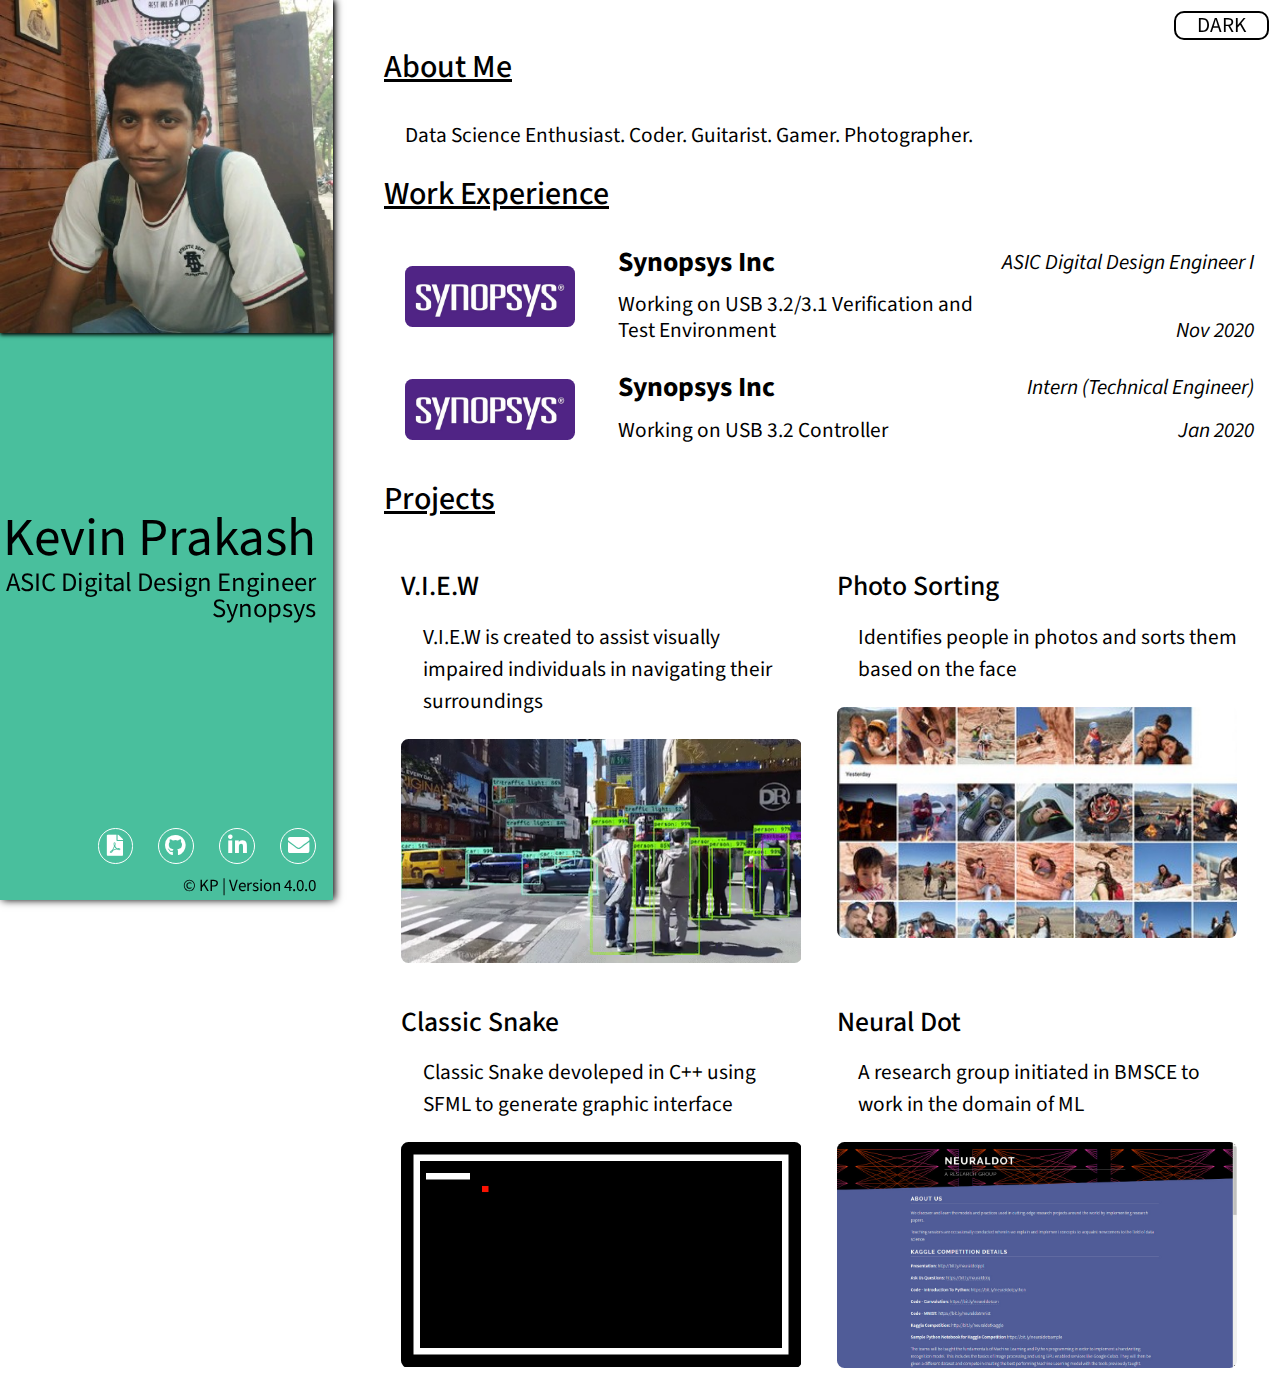
<file: index.html>
<!DOCTYPE HTML>
<html>
	<head>
		<title>Kevin Prakash</title>
		<meta charset="utf-8" />
		<meta name="viewport" content="width=device-width height = device-width, initial-scale=1, user-scalable=yes" />
		<link rel="stylesheet" href="assets/css/main.css" />
		<link rel="icon" type="image/png" href="images/favicon.png" sizes="64x64" />
		<link rel=”apple-touch-icon” href=”images/favicon.pngg” />
		<meta name="Description" content="Personal Website">
		<meta name="application-name" content="&nbsp;"/>
		<meta name="msapplication-TileColor" content="#FFFFFF" />
		<meta name="msapplication-TileImage" content="images/mstile-144x144.png" />
		<meta name="apple-mobile-web-app-status-bar-style" content="#000000">
		<meta name="theme-color" content="#000000">
		<!-- Global site tag (gtag.js) - Google Analytics -->
		<script async src="https://www.googletagmanager.com/gtag/js?id=UA-137964980-1"></script>
		<script>
			window.dataLayer = window.dataLayer || [];
			function gtag(){dataLayer.push(arguments);}
			gtag("js", new Date());

			gtag("config", "UA-137964980-1");
		</script>

	</head>
	<body class="is-preload">

		<!-- Header -->
			<header id="header">
				<img src="images/Profile-pic.jpg" class ="profile-pic" alt="Kevin Prakash" />
				<div id="header-top">
					<h1><strong>Kevin Prakash</strong>
						<div id="only-comp" style="font-size: 50%; line-height: 100%">ASIC Digital Design Engineer</br> Synopsys</div></h1>
				</div>
				<!-- Shown only screens with width greater than 640px-->
				<div id="header-bottom">
					<ul class="icons">
						<li><a href="files/resume.pdf" target="_blank" class="icon"><i class="fas fa-file-pdf"></i> </a></li>
						<li><a href="https://github.com/KevinPrakash" target="_blank" class="icon"><i class="fab fa-github"></i></a></li>
						<li><a href="https://www.linkedin.com/in/kevin-prakash-4469b0175/" target="_blank" class="icon"><i class="fab fa-linkedin-in"></i></a></li>
						<li><a href="mailto:kevinprakash30@gmail.com" target="_blank" class="icon"><i class="fas fa-envelope"></i></a></li>
					</ul>
					<div class="copyright">
						<a href="https://github.com/KevinPrakash/kevinprakash.github.io" target="_blank"><version>&copy; KP | Version 4.0.0</version></a>
					</div>
				</div>
			</header>

		<!-- Main -->
			<div id="main">
				<!-- One -->
					<section id="one">
						<h2>About Me</h2>
						<p>Data Science Enthusiast. Coder. Guitarist. Gamer. Photographer. </p> 
					</section>
					<!-- Seperate Work Experience column for large screens and small screens (change in table format) -->
					<section id="only-comp">
						<h2><a href="https://www.linkedin.com/in/kevin-prakash-4469b0175/" target="_blank">Work Experience</a></h2>
						<table>
							<tr>
							  <th class="logo" rowspan="2"><a href="https://www.synopsys.com/" target="_blank"><img src="images/synopsys.jpg" alt="Synopsys"/></a></th>
							  <th class="company-name">										
									Synopsys Inc
								</th>
							  <th class="role"><span id="role-hide">ASIC</span> Digital Design <span id="role-hide">Engineer</span> <span id="role-hide">I</span></th>
							</tr>
							<tr>
								<th class="details">Working on USB 3.2/3.1 Verification and Test Environment</th>
								<th class="doj">Nov 2020</th>
							</tr>
						</table>
							<table>
								<tr>
								  <th class="logo" rowspan="2"><a href="https://www.synopsys.com/" target="_blank"><img src="images/synopsys.jpg" alt="Synopsys"/></a></th>
								  <th class="company-name">										
										Synopsys Inc
									</th>
								  <th class="role">Intern <span id="role-hide">(Technical Engineer)</span></th>
								</tr>
								<tr>
									<th class="details">Working on USB 3.2 Controller</th>
									<th class="doj">Jan 2020</th>
								</tr>
							</table>
					</section>
					<section id="only-phone">
							<h2><a href="https://www.linkedin.com/in/kevin-prakash-4469b0175/" target="_blank">Work Experience</a></h2>
								<table>
									<tr><td class="logo-phone"><a href="https://www.synopsys.com/" target="_blank"><img src="images/synopsys.jpg" alt="Synopsys"/></a></td></tr>
									<tr><td class="company-name-phone">Synopsys Inc</td></tr>
									<tr><td class="role-phone">ASIC Digital Design Engineer I</td></tr>
									<tr><td class="doj-phone">Nov 2020</td></tr>
									<tr><td class="details-phone">Working on USB 3.2/3.1 Verification and Test Environment</td></tr>
								</table>
								<table>
									<tr><td class="logo-phone"><a href="https://www.synopsys.com/" target="_blank"><img src="images/synopsys.jpg" alt="Synopsys"/></a></td></tr>
									<tr><td class="company-name-phone">Synopsys Inc</td></tr>
									<tr><td class="role-phone">Intern (Technical Engineer)</td></tr>
									<tr><td class="doj-phone">Jan 2020</td></tr>
									<tr><td class="details-phone">Working on USB 3.2 Controller</td></tr>
								</table>
						</section>
		
					<!-- Two -->
					
					<section id="three">
						<h2><a href="https://github.com/KevinPrakash/" target="_blank">Projects</a></h2>
						<div class="row">
							<article class="col work-item">
									<h3><a href="https://github.com/KevinPrakash/V.I.E.W" target="_blank">V.I.E.W </a></h3>								
									<p>V.I.E.W is created to assist visually impaired individuals in navigating their surroundings</p>
									<a href="https://github.com/KevinPrakash/V.I.E.W" target="_blank" class="image fit thumb"><video class = "vid" width="100%" height="auto" autoplay loop muted playsinline>
										<source src="images/p_4.mp4" type="video/mp4">
										</video></a>
								</article>
							<article class="col work-item">
								<h3><a href="https://github.com/KevinPrakash/Photo-Sort" target="_blank">Photo Sorting</a></h3>								
								<p>Identifies people in photos and sorts them based on the face </p>
								<a href="https://github.com/KevinPrakash/Photo-Sort" target="_blank" class="image fit thumb"><img src="images/p_2.jpg" alt="Photo-Sort" /></a>
							</article>
							<article class="col work-item">
								<h3><a href="https://github.com/KevinPrakash/Snake-graphical" target="_blank">Classic Snake</a></h3>								
								<p>Classic Snake devoleped in C++ using SFML to generate graphic interface </p>
								<a href="https://github.com/KevinPrakash/Snake-graphical" target="_blank" class="image fit thumb"><video class = "vid" width="100%" height="auto" autoplay loop muted playsinline>
									<source src="images/p_3.mp4" type="video/mp4">
								  </video></a>
							</article>
							<article class="col work-item">
									<h3><a href="https://neuraldot.github.io/" target="_blank">Neural Dot</a></h3>
									<p>A research group initiated in BMSCE to work in the domain of ML</p>
									<a href="https://neuraldot.github.io/" target="_blank" class="image fit thumb"><img src="images/p_1.jpg" alt="Neural Dot" /></a>
								</article>
						</div>
					</section>
				</div>
			<!-- This section is seen only on small screen devices -->
			<footer id="footer">
					<ul class="icons">
						<li><a href="files/resume.pdf" target="_blank" class="icon"><i class="fas fa-file-pdf"></i> </a></li>
						<li><a href="https://github.com/KevinPrakash" target="_blank" class="icon"><i class="fab fa-github"></i></a></li>
						<li><a href="https://www.linkedin.com/in/kevin-prakash-4469b0175/" target="_blank" class="icon"><i class="fab fa-linkedin-in"></i></a></li>
						<li><a href="mailto:kevinprakash30@gmail.com" target="_blank" class="icon"><i class="fas fa-envelope"></i></a></li>
					</ul>
					<div class="copyright">
						<a href="https://github.com/KevinPrakash/kevinprakash.github.io" target="_blank"><version>&copy; KP | Version 4.0.0</version> </a>
					</div>
			</footer>
			<div id ="button" class="button">
				DARK
			</div>

		<!-- Scripts -->
			<script src="assets/js/jquery.min.js"></script>
			<script src="assets/js/browser.min.js"></script>
			<script src="assets/js/breakpoints.min.js"></script>
			<script src="assets/js/util.js"></script>
			<script src="assets/js/main.js"></script>

	</body>
</html>
</file>
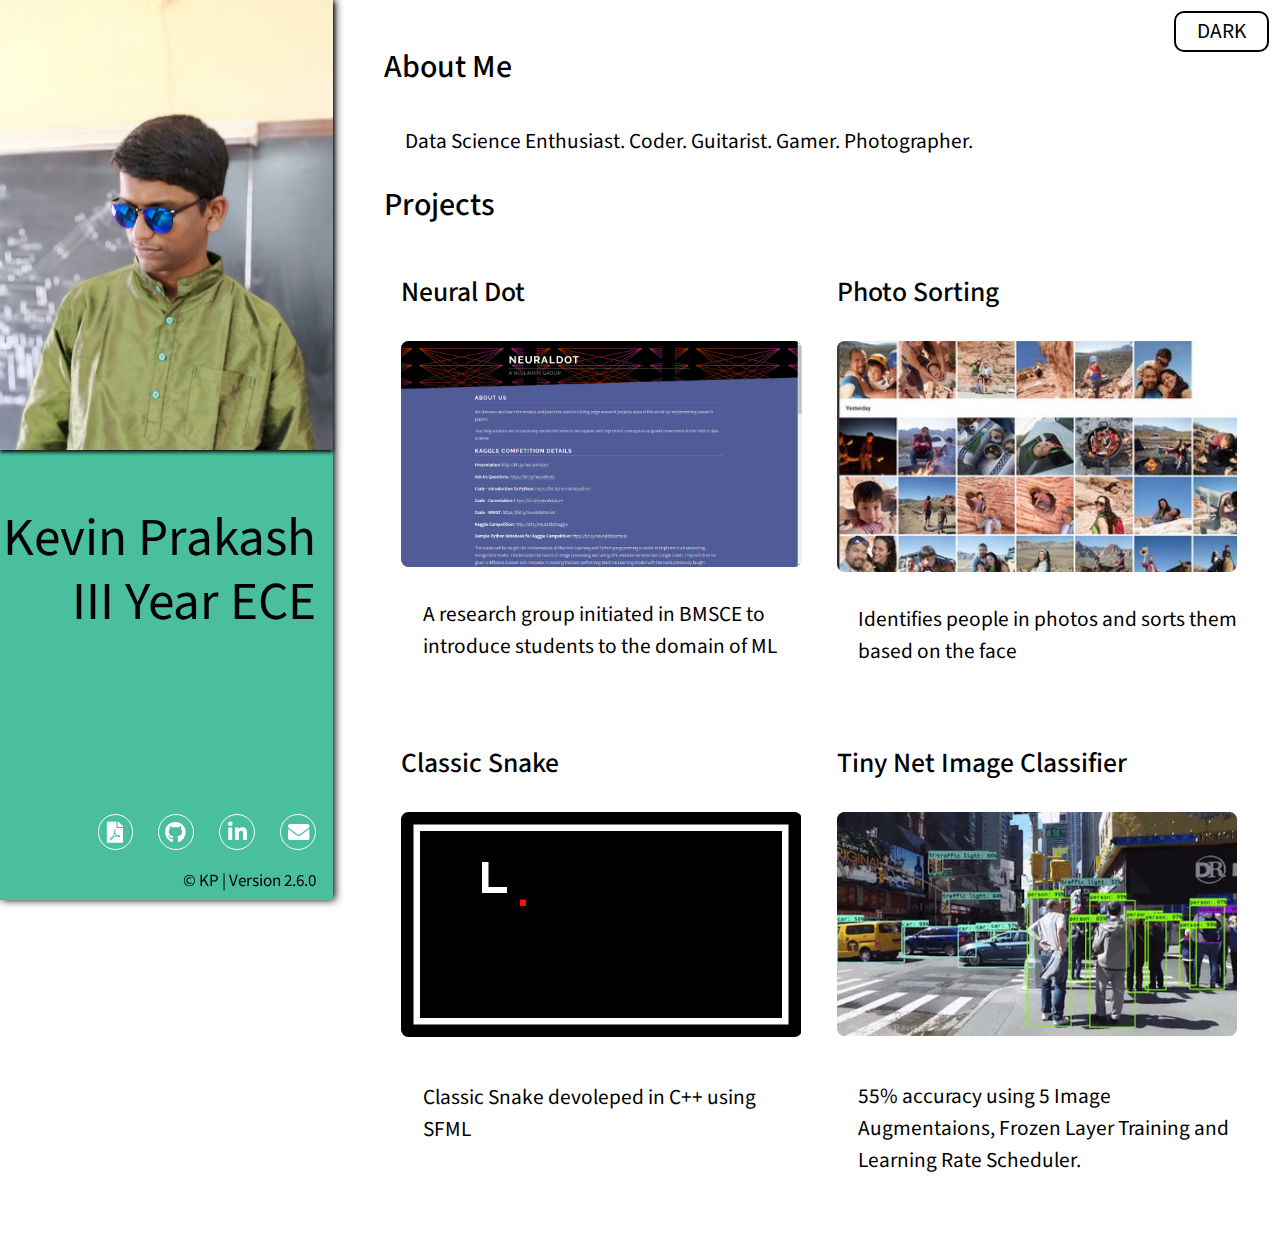
<file: test/index.html>
<!DOCTYPE HTML>
<html>
	<head>
		<title>Kevin Prakash</title>
		<meta charset="utf-8" />
		<meta name="viewport" content="width=device-width height = device-width, initial-scale=1, user-scalable=yes" />
		<link rel="stylesheet" href="assets/css/main.css" />
		<link rel="icon" type="image/png" href="images/favicon.png" sizes="64x64" />
		<link rel=”apple-touch-icon” href=”images/favicon.pngg” />
		<meta name="Description" content="Personal Website">
		<meta name="application-name" content="&nbsp;"/>
		<meta name="msapplication-TileColor" content="#FFFFFF" />
		<meta name="msapplication-TileImage" content="images/mstile-144x144.png" />
		<meta name="apple-mobile-web-app-status-bar-style" content="#000000">
		<meta name="theme-color" content="#000000">
		<!-- Global site tag (gtag.js) - Google Analytics -->
		<script async src="https://www.googletagmanager.com/gtag/js?id=UA-137964980-1"></script>
		<script>
			window.dataLayer = window.dataLayer || [];
			function gtag(){dataLayer.push(arguments);}
			gtag("js", new Date());

			gtag("config", "UA-137964980-1");
		</script>

	</head>
	<body class="is-preload">

		<!-- Header -->
			<header id="header">
				<img src="images/Profile-pic.jpg" class ="profile-pic" alt="Kevin Prakash" />
				<div id="header-top">
					<h1><strong>Kevin Prakash</strong>
						<div id="only-comp">III Year</br> ECE</div></h1>
				</div>
				<div id="header-bottom">
					<ul class="icons">
						<li><a href="files/resume.pdf" target="_blank" class="icon"><i class="fas fa-file-pdf"></i> </a></li>
						<li><a href="https://github.com/KevinPrakash" target="_blank" class="icon"><i class="fab fa-github"></i></a></li>
						<li><a href="https://www.linkedin.com/in/kevin-prakash-4469b0175/" target="_blank" class="icon"><i class="fab fa-linkedin-in"></i></a></li>
						<li><a href="mailto:kevinprakash30@gmail.com" target="_blank" class="icon"><i class="fas fa-envelope"></i></a></li>
					</ul>
					<div class="copyright">
						&copy; KP | Version 2.6.0
					</div>
				</div>
			</header>

		<!-- Main -->
			<div id="main">
				<!-- One -->
					<section id="one">
						<h2>About Me</h2>
						<p>Data Science Enthusiast. Coder. Guitarist. Gamer. Photographer. </p> 
						<!-- <p>Looking for an internship</p> -->
					</section>
		
					<!-- Two -->
					
					<section id="two">
						<h2>Projects</h2>
						<div class="row">
							<article class="col work-item">
								<h3>Neural Dot</h3>
								<a href="https://neuraldot.github.io/" target="_blank" class="image fit thumb"><img src="images/p_1.jpg" alt="Neural Dot" /></a>
								<p>A research group initiated in BMSCE to introduce students to the domain of ML</p>
							</article>
							<article class="col work-item">
								<h3>Photo Sorting</h3>
								<a href="https://github.com/KevinPrakash/Photo-Sort" target="_blank" class="image fit thumb"><img src="images/p_2.jpg" alt="Photo-Sort" /></a>
								<p>Identifies people in photos and sorts them based on the face </p>
							</article>
							<article class="col work-item">
								<h3>Classic Snake</h3>
								<a href="https://github.com/KevinPrakash/Snake-graphical" target="_blank" class="image fit thumb"><video class = "vid" width="100%" height="auto" autoplay loop muted playsinline>
									<source src="images/p_3.mp4" type="video/mp4">
								  </video></a>
								<p>Classic Snake devoleped in C++ using SFML</p>
							</article>
							<article class="col work-item">
								<h3>Tiny Net Image Classifier</h3>
								<a href="https://github.com/KevinPrakash/TinyImageNet" target="_blank" class="image fit thumb"><video class = "vid" width="100%" height="auto" autoplay loop muted playsinline>
									<source src="images/p_4.mp4" type="video/mp4">
								  </video></a>
								<p>55% accuracy using 5 Image Augmentaions, Frozen Layer Training and Learning Rate Scheduler.</p>
							</article>
						</div>
					</section>
				</div>
				
			<footer id="footer">
					<ul class="icons">
						<li><a href="files/resume.pdf" target="_blank" class="icon"><i class="fas fa-file-pdf"></i> </a></li>
						<li><a href="https://github.com/KevinPrakash" target="_blank" class="icon"><i class="fab fa-github"></i></a></li>
						<li><a href="https://www.linkedin.com/in/kevin-prakash-4469b0175/" target="_blank" class="icon"><i class="fab fa-linkedin-in"></i></a></li>
						<li><a href="mailto:kevinprakash30@gmail.com" target="_blank" class="icon"><i class="fas fa-envelope"></i></a></li>
					</ul>
					<div class="copyright">
						&copy; KP | Version 2.6.0
					</div>
			</footer>
			<div id ="button" class="button">
				DARK
			</div>

		<!-- Scripts -->
			<script src="assets/js/jquery.min.js"></script>
			<script src="assets/js/browser.min.js"></script>
			<script src="assets/js/breakpoints.min.js"></script>
			<script src="assets/js/util.js"></script>
			<script src="assets/js/main.js"></script>

	</body>
</html>
</file>
<file: assets/css/main.css>
@import url("all.css");
@import url("https://fonts.googleapis.com/css?family=Source+Sans+Pro:400,400italic");

html, body, div, span, applet, object,
iframe, h1, h2, h3, h4, h5, h6, p, blockquote,
pre, a, abbr, acronym, address, big, cite,
code, del, dfn, em, img, ins, kbd, q, s, samp,
small, strike, strong, sub, sup, tt, var, b,
u, i, center, dl, dt, dd, ol, ul, li, fieldset,
form, label, legend, table, caption, tbody,
tfoot, thead, tr, th, td, article, aside,
canvas, details, embed, figure, figcaption,
footer, header, hgroup, menu, nav, output, ruby,
section, summary, time, mark, audio, video {
	margin: 0;
	padding: 0;
	border: 0;
	font-size: 100%;
	font: inherit;
	vertical-align: baseline;
}

article, aside, details, figcaption, figure,
footer, header, hgroup, menu, nav, section {
	display: block;
}

body {
	line-height: 1;
}

ol, ul {
	list-style: none;
}


body {
	-webkit-text-size-adjust: none;
}

input, select, textarea {
	-moz-appearance: none;
	-webkit-appearance: none;
	-ms-appearance: none;
	appearance: none;
}
html {
	box-sizing: border-box;
}

*, *:before, *:after {
	box-sizing: inherit;
}

body {
	background: #ffffff;   
}

	body.is-preload *, body.is-preload *:before, body.is-preload *:after {
		-moz-animation: none !important;
		-webkit-animation: none !important;
		-ms-animation: none !important;
		animation: none !important;
		-moz-transition: none !important;
		-webkit-transition: none !important;
		-ms-transition: none !important;
		transition: none !important;
	}

body, input, select, textarea {
	color: #000000;
	font-family: "Source Sans Pro", Helvetica, sans-serif;
	font-size: 16pt;
	font-weight: 400;
	line-height: 120%;
}
a {
	-moz-transition: color 0.2s ease-in-out, border-color 0.2s ease-in-out;
	-webkit-transition: color 0.2s ease-in-out, border-color 0.2s ease-in-out;
	-ms-transition: color 0.2s ease-in-out, border-color 0.2s ease-in-out;
	transition: color 0.2s ease-in-out, border-color 0.2s ease-in-out;
	text-decoration: none;
	color: #ffffff;

}

	a:hover {
		border-bottom-color: transparent;
		color: #49bf9d !important;
		text-decoration: none;
	}
	#header a:hover {
		border-bottom-color: transparent;
		color: #000000 !important;
		text-decoration: none;
	}

strong, b {
	line-height:1em;
	font-weight: 400;
}

em, i {
	font-style: italic;
}

p {
	margin: 0 0 2em 0;
}

h1, h2, h3, h4, h5, h6 {
	font-weight: 400;
	line-height: 1em;
	margin: 0 0 1em 0;
}

	h1 a, h2 a, h3 a, h4 a, h5 a, h6 a {
		color: inherit;
		text-decoration: none;
	}

h1 {
	font-size: 2.5em;
	line-height: 1.2em;
}

h2 {
	font-size: 1.5em;
	line-height: 1.5em;
	padding-left: 1em;
	text-decoration: underline;
	text-decoration-line: underline;
}

h3 {
	font-size: 1.25em;
	line-height: 1.5em;
}

h4 {
	font-size: 1.1em;
	line-height: 1.5em;
}

h5 {
	font-size: 0.9em;
	line-height: 1.5em;
}

h6 {
	font-size: 0.7em;
	line-height: 1.5em;
}

#footer{
	display : none;
}

#header {
	position: fixed;
	box-sizing: border-box;
	width: 26%;
	height:100%;
	top: 0;
	left: 0;
	background-color: #49bf9d;
	display: -moz-flex;
	display: -webkit-flex;
	display: -ms-flex;
	-moz-flex-direction: column;
	-webkit-flex-direction: column;
	-ms-flex-direction: column;
	flex-direction: column;
	-moz-align-items: -moz-flex-end;
	-webkit-align-items: -webkit-flex-end;
	-ms-align-items: -ms-flex-end;
	align-items: flex-end;
	-moz-justify-content: space-between;
	-webkit-justify-content: space-between;
	-ms-justify-content: space-between;
	justify-content: space-between;
	align-content: flex-end;
	box-shadow: 2px 0 8px #000000;
}
/*br{
	display: none;
}*/

.profile-pic{
	padding:0;
	margin:0;
	top:0;
	max-width:100%;
	max-height:50%;
	width:100%;
	object-fit: cover;
	height: auto;
	box-shadow: 0 2px 4px #000000;
	z-index: -1;
}

#header-top{
	position: absolute;
	top:55%;
	right:0;
	margin:0.5em 0 0 0;
	padding: 0 5% 0 0; 
	text-align:right;
}
#header-bottom{
	position: absolute;
	bottom:0;
	margin:0.5em 0 0 0;
	padding: 0 5% 0 0;
	text-align:right;
}
#header h2{
	padding:0;
	margin:0;
}

.copyright {
	font-size: 0.8em;
	color:#000000;
}

#main{
	position: absolute;
	margin: 2em 2% 0 30%;
}
#main p{
	margin:0;
	padding: 0 0 1em 1em;
}
#main h2 {
	padding-left: 0;
	font-weight: 500;
}

.company-name{
	vertical-align: top;
	padding-bottom: 2%;
}
.role{
	vertical-align: top;
}
.doj{
	vertical-align: bottom;
}

ul {
	list-style: disc;
	margin: 0 0 0 0;
	padding-left: 1em;
	padding-bottom:0.5em;
}

	ul li {
		padding-left: 0.5em;
	}

	ul.alt {
		list-style: none;
		padding-left: 0;
	}

		ul.alt li {
			border-top: solid 2px #efefef;
			padding: 0.5em 0;
		}

			ul.alt li:first-child {
				border-top: 0;
				padding-top: 0;
			}

/* Icons */

	ul.icons {
		cursor: default;
		list-style: none;
		padding-left: 0;
	}

		ul.icons li {
			display: inline-block;
			padding: 0 1em 0 0;
		}

			ul.icons li:last-child {
				padding-right: 0;
			}

			ul.icons li .icon:before {
				font-size: 1.5em;
			}
.button{
	position: fixed;
	z-index: 999;
	top: 0;
	right: 0;
	margin: 0.5em 0.5em 0.5em 0.5em;
	padding:0 1em 0 1em;
	background-color: rgba(255, 255, 255, 0.7);
	border: 2px solid #000000;
	border-radius: 10px;
	user-select: none;
	cursor: pointer;
}
.button:hover{
	background-color: #000000;
	color: #ffffff;
}
.icon {
	text-decoration: none;
	border-bottom: none !important;
	position: relative;
}

.icon::after {
	-moz-osx-font-smoothing: grayscale;
	-webkit-font-smoothing: antialiased;
	font-family: FontAwesome;
	font-style: normal;
	font-weight: normal;
	text-transform: none !important;
	margin:0;
	padding:0.2em;
	border:1px solid #ffffff;
	border-radius: 30px !important;
}



.row {
	display: flex;
	flex-wrap: wrap;
	box-sizing: border-box;
	align-items: stretch;
}

	.row > * {
		box-sizing: border-box;
	}

	.row > .col{
		width: 50%;
	}


	.row {
		margin-top: 0;
	}

		.row > * {
			padding: 0 0 0 0;
		}

.image {
	border-radius: 0.35em;
	border: 0;
	display: inline-block;
	position: relative;
	object-fit: cover;
}

	.image:before {
		-moz-transition: opacity 0.2s ease-in-out;
		-webkit-transition: opacity 0.2s ease-in-out;
		-ms-transition: opacity 0.2s ease-in-out;
		transition: opacity 0.2s ease-in-out;
		border-radius: 0.35em;
		content: '';
		display: block;
		height: 100%;
		left: 0;
		opacity: 0.5;
		position: absolute;
		top: 0;
		width: 100%;
	}

	.image.thumb {
		text-align: center;
	}

		.image.thumb:after {
			-moz-transition: opacity 0.2s ease-in-out;
			-webkit-transition: opacity 0.2s ease-in-out;
			-ms-transition: opacity 0.2s ease-in-out;
			transition: opacity 0.2s ease-in-out;
			border-radius: 0.35em;
			border: solid 3px rgba(255, 255, 255, 0.5);
			background-color:rgba(0, 0, 0, 0.7);
			color: #fff;
			content: 'View';
			display: inline-block;
			font-size: 0.8em;
			font-weight: 400;
			left: 50%;
			line-height: 2.25em;
			margin: -1.25em 0 0 -3em;
			opacity: 0;
			padding: 0 1.5em;
			position: absolute;
			text-align: center;
			text-decoration: none;
			top: 50%;
			white-space: nowrap;
		}

		.image.thumb:hover:after {
			opacity: 1.0;
		}

	.image img {
		background-color: #000000;
		border-radius: 0.35em;
		display: block;
		object-fit: fill;
		width:100%;
	}

	.image.fit {
		display: block;
		margin: 0 0 1em 0;
		width: 100%;
		max-height: 70%;
		

	}
		.image.fit img {
			width: 100%;
		}

.work-item {
	margin: 0.5em 0 0.5em 0;
	padding:0 2% 0 2%;
}

	.work-item .image {
		margin: 0 0 0.5em 0;
	}

	.work-item h3 {
		font-size: 1.3em;
		margin: 0 0 0.5em 0;
		font-weight: 500;
	}

	.work-item p {
		font-size: 1em;
		line-height: 1.5em;
		margin: 0;
	}

table {
	border-collapse: collapse;
	margin-left: 1em;
	margin-bottom: 1.5em;
	}
	
	table, th, td {
	border: none;
	height: 30%;
	vertical-align: middle;
	}

.logo {
	width: 20%;
}
.logo img{
	display:block; 
	width:100%; 
	height:auto;
	border-radius: 0.35em;
}
.company-name{
	font-weight: 700;
	font-size: 1.3em;
	padding-left: 5%;
	width: 40%;
	text-align:left;
	vertical-align: top;
}
.details{
	padding-left: 5%;
	width: 50%;
	line-height: 120%;
	text-align:left;
}
.role{
	font-style: italic;
	width: 40%;
	text-align:right;
}
.doj{
	font-style: italic;
	width: 40%;
	text-align:right;
}

.logo-phone {
	width: 100%;
}
.logo-phone img{
	display:block; 
	width:100%; 
	height:auto;
	border-radius: 0.35em;
}
.company-name-phone{
	padding-top:5%;
	padding-bottom:5%;
	font-weight: 700;
	font-size: 2em;
	text-align:center;
}
.details-phone{
	text-align:center;
}
.role-phone{
	font-style: italic;
	text-align:center;
}
.doj-phone{
	font-style: italic;
	text-align:center;
}
#only-phone{
	display:none;
}

.vid{
	border-radius:0.35em;
}

version{
	color:#000000 !important;
}


@media screen and (max-width: 1400px) {

	.image img {
		border-radius: 0.35em;
		display: block;
		object-fit: fill;
		width:45%;
	}
	#only-phone{
		display:none;
	}

}


@media screen and (max-width: 1100px) {
	#role-hide{
		display: none;
	}
	#header{
		width: 45%;
	}

	#main{
		position: absolute;
		margin: 2em 5% 0 50%;
	}
	#main h2{
		text-decoration: underline;
		text-decoration-line: underline;
	}
	.row {
		margin: 0;
	}

		.row > * {
			padding:0;
		}

	.row > .col {
		width: 100%;
	}

	.image img {
		border-radius: 0.35em;
		display: block;
		object-fit: fill;
		height:auto;
	}
	.logo {
		width: 30%;
	}
	.logo img{
		display:block; 
		width:100%; 
		height:auto;
		border-radius: 0.35em;
	}
	.company-name{
		font-weight: 700;
		font-size: 1.3em;
		width: 50%;
		text-align:left;
		vertical-align: top;
	}
	.details{
		padding-left: 1em;
		width: 50%;
		line-height: 120%;
		text-align:left;
	}
	.role{
		font-style: italic;
		width: 20%;
		text-align:right;
	}
	.doj{
		font-style: italic;
		width: 20%;
		text-align:right;
	}
	#only-phone{
		display:none;
	}
}



@media only screen and (max-device-height: 480px){
	#only-comp{
		display:none !important ;
	}
	#only-phone{
		display:block;
	}
	h1{
		font-size:1.7em !important;
	}
	ul.icons li .icon:before {
		font-size: 1em;
	}
}

@media only screen and (max-height: 480px){
	#only-phone{
		display:block;
	}
	#only-comp{
		display:none;
	}
	h1{
		font-size:1.7em !important;
	}
	ul.icons li .icon:before {
		font-size: 1em;
	}
}

@media screen and (max-width: 640px) {
	#only-phone{
		display:block;
	}
	#header{
		width: 100%;
		position: unset;
		background-color: rgba(255, 255, 255, 0.1);
	}
	.profile-pic{
		padding:0;
		margin:0;
		top:0;
		max-width:100%;
		max-height:100%;
		position: fixed;
		height:100%;
		width:100%;
		object-fit: cover;
		z-index: -1;
	}

	#header-top{

		text-align:center;
		position: absolute;
		top: 3em;
		left:0;
		width:96%;
		height:auto;
		padding:0;
		background-color: #49bf9d;
		margin:0.5em 2% 0.5em 2%;
		border-radius: 10px;
	}
	#only-comp{
		display:none;
	}

	#header-bottom{
		display:none;
	}

	#header .copyright{
			display: none;
	}
	#footer a:hover {
		border-bottom-color: transparent;
		color: #000000 !important;
		text-decoration: none;
	}

	#main{
		position: relative;
		text-align: center;
		margin: 8em 3% 0 3%;
		padding: 0.5em 0.5em 0.5em 0.5em;
		background-color: rgba(255, 255, 255, 0.7);
		border-radius: 10px;
		
	}

	.image img {
		border-radius: 0.35em;
		display: block;
		height:auto;
	}
	.row > .col {
		width: 100%;
	}

	#footer{
		display:block;
		position:relative;
		align-content: center;
		padding:1em 0.5em 0.5em 0.5em;
		margin:1em 0.5em 0.5em 0.5em;
		background-color: #49bf9d;
		border-radius: 10px;				
	}

	#main p{
		padding:0.5em 0 0.5em 0;
		margin:0;
		border:0;
	}

	h1{
		font-size:2em;
		padding:0;
		text-align:center;
		margin:0;
	}

	.icons{
		display:block;
		position:relative;
		align-content: center;
		text-align:center;
	}
	.copyright{
		text-align: center;
	}
	
		a:hover {
			border-bottom-color: transparent;
			color: #49bf9d !important;
			text-decoration: none;
		}
	.work-item {
		margin: 0.5em 0 0.5em 0;
		padding:0 1% 0 1%;
	}
	table {
		border-collapse: collapse;
		margin-left: 0em;
		margin-bottom: 1.5em;
		}
	
}
</file>
<file: test/assets/css/main.css>
@import url("all.css");
@import url("https://fonts.googleapis.com/css?family=Source+Sans+Pro:400,400italic");

html, body, div, span, applet, object,
iframe, h1, h2, h3, h4, h5, h6, p, blockquote,
pre, a, abbr, acronym, address, big, cite,
code, del, dfn, em, img, ins, kbd, q, s, samp,
small, strike, strong, sub, sup, tt, var, b,
u, i, center, dl, dt, dd, ol, ul, li, fieldset,
form, label, legend, table, caption, tbody,
tfoot, thead, tr, th, td, article, aside,
canvas, details, embed, figure, figcaption,
footer, header, hgroup, menu, nav, output, ruby,
section, summary, time, mark, audio, video {
	margin: 0;
	padding: 0;
	border: 0;
	font-size: 100%;
	font: inherit;
	vertical-align: baseline;
}

article, aside, details, figcaption, figure,
footer, header, hgroup, menu, nav, section {
	display: block;
}

body {
	line-height: 1;
}

ol, ul {
	list-style: none;
}


body {
	-webkit-text-size-adjust: none;
}

input, select, textarea {
	-moz-appearance: none;
	-webkit-appearance: none;
	-ms-appearance: none;
	appearance: none;
}
html {
	box-sizing: border-box;
}

*, *:before, *:after {
	box-sizing: inherit;
}

body {
	background: #ffffff;   
}

	body.is-preload *, body.is-preload *:before, body.is-preload *:after {
		-moz-animation: none !important;
		-webkit-animation: none !important;
		-ms-animation: none !important;
		animation: none !important;
		-moz-transition: none !important;
		-webkit-transition: none !important;
		-ms-transition: none !important;
		transition: none !important;
	}

body, input, select, textarea {
	color: #000000;
	font-family: "Source Sans Pro", Helvetica, sans-serif;
	font-size: 16pt;
	font-weight: 400;
	line-height: 1.75em;
}
a {
	-moz-transition: color 0.2s ease-in-out, border-color 0.2s ease-in-out;
	-webkit-transition: color 0.2s ease-in-out, border-color 0.2s ease-in-out;
	-ms-transition: color 0.2s ease-in-out, border-color 0.2s ease-in-out;
	transition: color 0.2s ease-in-out, border-color 0.2s ease-in-out;
	border-bottom: dotted 1px;
	text-decoration: none;
	color: #ffffff;
}

	a:hover {
		border-bottom-color: transparent;
		color: #49bf9d !important;
		text-decoration: none;
	}
	#header a:hover {
		border-bottom-color: transparent;
		color: #000000 !important;
		text-decoration: none;
	}

strong, b {
	line-height:1em;
	font-weight: 400;
}

em, i {
	font-style: italic;
}

p {
	margin: 0 0 2em 0;
}

h1, h2, h3, h4, h5, h6 {
	font-weight: 400;
	line-height: 1em;
	margin: 0 0 1em 0;
}

	h1 a, h2 a, h3 a, h4 a, h5 a, h6 a {
		color: inherit;
		text-decoration: none;
	}

h1 {
	font-size: 2.5em;
	line-height: 1.2em;
}

h2 {
	font-size: 1.5em;
	line-height: 1.5em;
	padding-left: 1em;
}

h3 {
	font-size: 1.25em;
	line-height: 1.5em;
}

h4 {
	font-size: 1.1em;
	line-height: 1.5em;
}

h5 {
	font-size: 0.9em;
	line-height: 1.5em;
}

h6 {
	font-size: 0.7em;
	line-height: 1.5em;
}

#footer{
	display : none;
}

#header {
	position: fixed;
	box-sizing: border-box;
	width: 26%;
	height:100%;
	top: 0;
	left: 0;
	background-color: #49bf9d;
	display: -moz-flex;
	display: -webkit-flex;
	display: -ms-flex;
	-moz-flex-direction: column;
	-webkit-flex-direction: column;
	-ms-flex-direction: column;
	flex-direction: column;
	-moz-align-items: -moz-flex-end;
	-webkit-align-items: -webkit-flex-end;
	-ms-align-items: -ms-flex-end;
	align-items: flex-end;
	-moz-justify-content: space-between;
	-webkit-justify-content: space-between;
	-ms-justify-content: space-between;
	justify-content: space-between;
	align-content: flex-end;
	box-shadow: 2px 0 8px #000000;
}
.profile-pic{
	padding:0;
	margin:0;
	top:0;
	max-width:100%;
	max-height:50%;
	width:100%;
	object-fit: cover;
	height: auto;
	box-shadow: 0 2px 4px #000000;
	z-index: -1;
}

#header-top{
	position: absolute;
	top:55%;
	right:0;
	margin:0.5em 0 0 0;
	padding: 0 5% 0 0; 
	text-align:right;
}
#header-bottom{
	position: absolute;
	bottom:0;
	margin:0.5em 0 0 0;
	padding: 0 5% 0 0;
	text-align:right;
}
#header h2{
	padding:0;
	margin:0;
}

.copyright {
	font-size: 0.8em;
}

#main{
	position: absolute;
	margin: 2em 2% 0 30%;
}
#main p{
	margin:0;
	padding: 0 0 1em 1em;
}
#main h2 {
	padding-left: 0;
	font-weight: 500;
}



ul {
	list-style: disc;
	margin: 0 0 0 0;
	padding-left: 1em;
	padding-bottom:0.5em;
}

	ul li {
		padding-left: 0.5em;
	}

	ul.alt {
		list-style: none;
		padding-left: 0;
	}

		ul.alt li {
			border-top: solid 2px #efefef;
			padding: 0.5em 0;
		}

			ul.alt li:first-child {
				border-top: 0;
				padding-top: 0;
			}

/* Icons */

	ul.icons {
		cursor: default;
		list-style: none;
		padding-left: 0;
	}

		ul.icons li {
			display: inline-block;
			padding: 0 1em 0 0;
		}

			ul.icons li:last-child {
				padding-right: 0;
			}

			ul.icons li .icon:before {
				font-size: 1.5em;
			}
.button{
	position: fixed;
	z-index: 999;
	top: 0;
	right: 0;
	margin: 0.5em 0.5em 0.5em 0.5em;
	padding:0 1em 0 1em;
	background-color: rgba(255, 255, 255, 0.7);
	border: 2px solid #000000;
	border-radius: 10px;
	user-select: none;
	cursor: pointer;
}
.button:hover{
	background-color: #000000;
	color: #ffffff;
}
.icon {
	text-decoration: none;
	border-bottom: none !important;
	position: relative;
}

.icon::after {
	-moz-osx-font-smoothing: grayscale;
	-webkit-font-smoothing: antialiased;
	font-family: FontAwesome;
	font-style: normal;
	font-weight: normal;
	text-transform: none !important;
	margin:0;
	padding:0.2em;
	border:1px solid #ffffff;
	border-radius: 30px !important;
}



.row {
	display: flex;
	flex-wrap: wrap;
	box-sizing: border-box;
	align-items: stretch;
}

	.row > * {
		box-sizing: border-box;
	}

	.row > .col{
		width: 50%;
	}


	.row {
		margin-top: 0;
	}

		.row > * {
			padding: 0 0 0 0;
		}


.image {
	border-radius: 0.35em;
	border: 0;
	display: inline-block;
	position: relative;
	object-fit: cover;
}

	.image:before {
		-moz-transition: opacity 0.2s ease-in-out;
		-webkit-transition: opacity 0.2s ease-in-out;
		-ms-transition: opacity 0.2s ease-in-out;
		transition: opacity 0.2s ease-in-out;
		border-radius: 0.35em;
		content: '';
		display: block;
		height: 100%;
		left: 0;
		opacity: 0.5;
		position: absolute;
		top: 0;
		width: 100%;
	}

	.image.thumb {
		text-align: center;
	}

		.image.thumb:after {
			-moz-transition: opacity 0.2s ease-in-out;
			-webkit-transition: opacity 0.2s ease-in-out;
			-ms-transition: opacity 0.2s ease-in-out;
			transition: opacity 0.2s ease-in-out;
			border-radius: 0.35em;
			border: solid 3px rgba(255, 255, 255, 0.5);
			background-color:rgba(0, 0, 0, 0.7);
			color: #fff;
			content: 'View';
			display: inline-block;
			font-size: 0.8em;
			font-weight: 400;
			left: 50%;
			line-height: 2.25em;
			margin: -1.25em 0 0 -3em;
			opacity: 0;
			padding: 0 1.5em;
			position: absolute;
			text-align: center;
			text-decoration: none;
			top: 50%;
			white-space: nowrap;
		}

		.image.thumb:hover:after {
			opacity: 1.0;
		}

	.image img {
		background-color: #000000;
		border-radius: 0.35em;
		display: block;
		object-fit: fill;
		width:100%;
	}

	.image.fit {
		display: block;
		margin: 0 0 2em 0;
		width: 100%;
		max-height: 70%;
		

	}
		.image.fit img {
			width: 100%;
		}

.work-item {
	margin: 0.5em 0 2em 0;
	padding:0 2% 0 2%;
}

	.work-item .image {
		margin: 0 0 1.5em 0;
	}

	.work-item h3 {
		font-size: 1.3em;
		margin: 0 0 1em 0;
		font-weight: 500;
	}

	.work-item p {
		font-size: 1em;
		line-height: 1.5em;
		margin: 0;
	}
.vid{
	border-radius:0.35em;
}


@media screen and (max-width: 1400px) {
	br{
		display:none;
	}
	
	.image img {
		border-radius: 0.35em;
		display: block;
		object-fit: fill;
		width:45%;
	}

}


@media screen and (max-width: 1100px) {
	#header{
		width: 45%;
	}

	#main{
		position: absolute;
		margin: 2em 5% 0 50%;
	}
	#main h2{
		text-decoration: underline;
		text-decoration-line: underline;
	}
	.row {
		margin: 0;
	}

		.row > * {
			padding:0;
		}

	.row > .col {
		width: 100%;
	}

	.image img {
		border-radius: 0.35em;
		display: block;
		object-fit: fill;
		height:auto;
	}
}

@media only screen and (max-device-height: 480px){
	#only-comp{
		display:none !important ;
	}
	h1{
		font-size:1.7em !important;
	}
	ul.icons li .icon:before {
		font-size: 1em;
	}
}

@media only screen and (max-height: 480px){
	#only-comp{
		display:none;
	}
	h1{
		font-size:1.7em !important;
	}
	ul.icons li .icon:before {
		font-size: 1em;
	}
}

@media screen and (max-width: 640px) {

	#header{
		width: 100%;
		position: unset;
		background-color: rgba(255, 255, 255, 0.1);
	}
	.profile-pic{
		padding:0;
		margin:0;
		top:0;
		max-width:100%;
		max-height:100%;
		position: fixed;
		height:100%;
		width:100%;
		object-fit: cover;
		z-index: -1;
	}

	#header-top{

		text-align:center;
		position: absolute;
		top: 3em;
		left:0;
		width:96%;
		height:auto;
		padding:0;
		background-color: #49bf9d;
		margin:0.5em 2% 0.5em 2%;
		border-radius: 10px;
	}
	#only-comp{
		display:none;
	}

	#header-bottom{
		display:none;
	}

	#header .copyright{
			display: none;
	}
	#footer a:hover {
		border-bottom-color: transparent;
		color: #000000 !important;
		text-decoration: none;
	}

	#main{
		position: relative;
		text-align: center;
		margin: 8em 3% 0 3%;
		padding: 0.5em 0.5em 0.5em 0.5em;
		background-color: rgba(255, 255, 255, 0.7);
		border-radius: 10px;
		
	}

	.image img {
		border-radius: 0.35em;
		display: block;
		height:auto;
	}
	.row > .col {
		width: 100%;
	}

	#footer{
		display:block;
		position:relative;
		align-content: center;
		padding:1em 0.5em 0.5em 0.5em;
		margin:1em 0.5em 0.5em 0.5em;
		background-color: #49bf9d;
		border-radius: 10px;				
	}

	#main p{
		padding:0.5em 0 0.5em 0;
		margin:0;
		border:0;
	}

	h1{
		font-size:2em;
		padding:0;
		text-align:center;
		margin:0;
	}

	.icons{
		display:block;
		position:relative;
		align-content: center;
		text-align:center;
	}
	.copyright{
		text-align: center;
	}
	
		a:hover {
			border-bottom-color: transparent;
			color: #ffffff !important;
			text-decoration: none;
		}
	.work-item {
		margin: 0.5em 0 2em 0;
		padding:0 1% 0 1%;
	}
	
}
</file>
